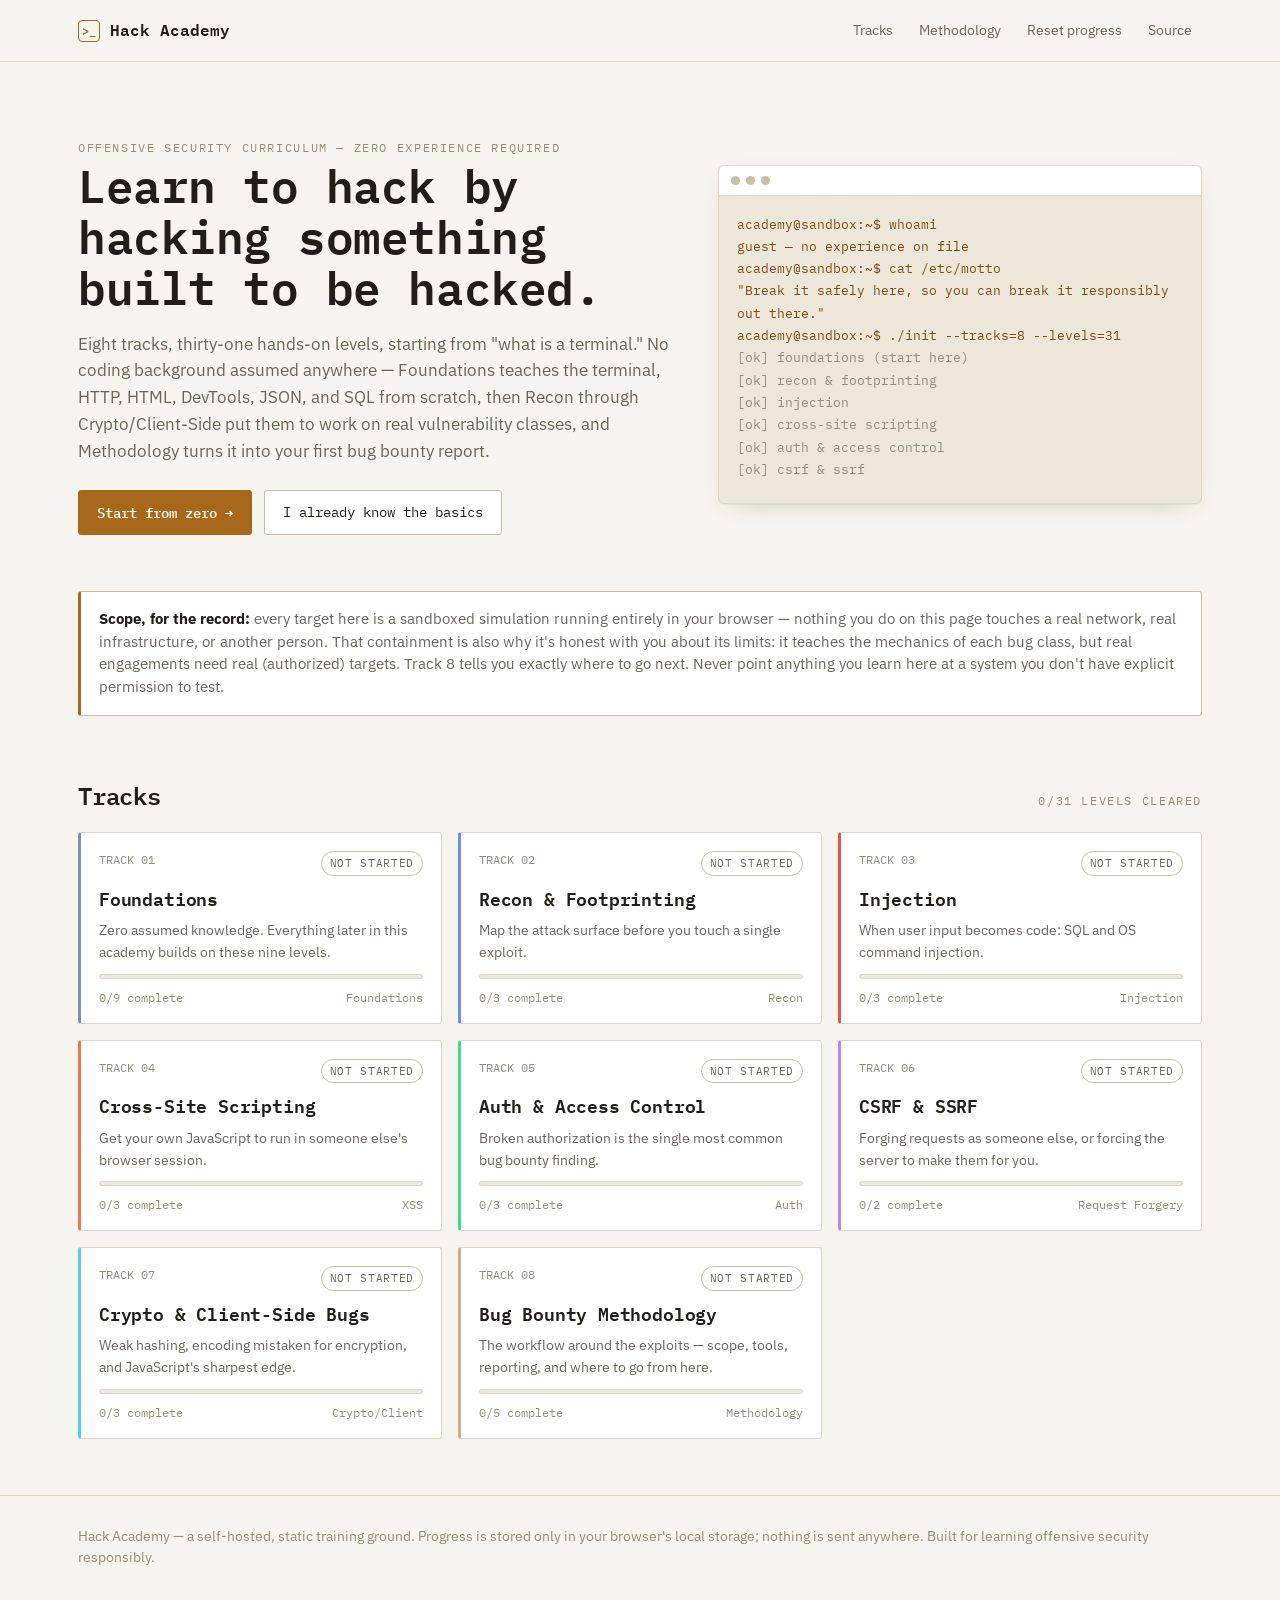
<file: index.html>
<!doctype html>
<html lang="en">
<head>
<meta charset="utf-8" />
<meta name="viewport" content="width=device-width, initial-scale=1" />
<title>Hack Academy — learn offensive security by breaking things on purpose</title>
<meta name="description" content="A hands-on curriculum for web hacking and bug bounty skills: recon, injection, XSS, broken auth, CSRF/SSRF, and crypto mistakes — in sandboxed levels you exploit yourself." />
<link rel="icon" href="data:image/svg+xml,<svg xmlns=%22http://www.w3.org/2000/svg%22 viewBox=%220 0 32 32%22><rect width=%2232%22 height=%2232%22 rx=%226%22 fill=%22%230b0e14%22/><text x=%2216%22 y=%2222%22 font-family=%22monospace%22 font-size=%2216%22 fill=%22%23e8a33d%22 text-anchor=%22middle%22>&gt;_</text></svg>" />
<link rel="preconnect" href="https://fonts.googleapis.com" />
<link rel="preconnect" href="https://fonts.gstatic.com" crossorigin />
<link href="https://fonts.googleapis.com/css2?family=IBM+Plex+Mono:wght@400;500;600;700&family=IBM+Plex+Sans:wght@400;500;600&display=swap" rel="stylesheet" />
<link rel="stylesheet" href="styles/main.css" />
</head>
<body>
<nav class="topnav">
  <div class="topnav-inner">
    <a href="index.html" class="brand"><span class="brand-mark">&gt;_</span> Hack Academy</a>
    <div class="nav-links">
      <a href="#tracks">Tracks</a>
      <a href="track.html?t=methodology">Methodology</a>
      <a id="reset-link" href="#">Reset progress</a>
      <a id="repo-link" href="https://github.com/Vangaurdd/hack-academy" target="_blank" rel="noopener">Source</a>
    </div>
  </div>
</nav>

<div class="container">
  <section class="hero">
    <div>
      <span class="eyebrow">Offensive security curriculum — zero experience required</span>
      <h1>Learn to hack by hacking something built to be hacked.</h1>
      <p class="lede">Eight tracks, thirty-one hands-on levels, starting from "what is a terminal."
        No coding background assumed anywhere — Foundations teaches the terminal, HTTP, HTML,
        DevTools, JSON, and SQL from scratch, then Recon through Crypto/Client-Side put them to
        work on real vulnerability classes, and Methodology turns it into your first bug bounty
        report.</p>
      <div class="hero-ctas">
        <a class="btn btn-primary" href="track.html?t=foundations">Start from zero &rarr;</a>
        <a class="btn" href="track.html?t=recon">I already know the basics</a>
      </div>
    </div>
    <div class="boot-screen">
      <div class="boot-titlebar"><span class="boot-dot"></span><span class="boot-dot"></span><span class="boot-dot"></span></div>
      <div class="boot-body" id="boot-body" aria-hidden="true"></div>
    </div>
  </section>

  <div class="notice">
    <strong>Scope, for the record:</strong> every target here is a sandboxed simulation running
    entirely in your browser — nothing you do on this page touches a real network, real
    infrastructure, or another person. That containment is also why it's honest with you about its
    limits: it teaches the mechanics of each bug class, but real engagements need real (authorized)
    targets. Track 8 tells you exactly where to go next. Never point anything you learn here at a
    system you don't have explicit permission to test.
  </div>

  <div class="section-head" id="tracks">
    <h2>Tracks</h2>
    <span class="eyebrow" id="overall-progress"></span>
  </div>
  <div class="track-grid" id="track-grid"></div>
</div>

<footer class="site-footer">
  <div class="container">
    Hack Academy — a self-hosted, static training ground. Progress is stored only in your browser's
    local storage; nothing is sent anywhere. Built for learning offensive security responsibly.
  </div>
</footer>

<script src="js/engine.js"></script>
<script src="js/data/foundations.js"></script>
<script src="js/data/recon.js"></script>
<script src="js/data/injection.js"></script>
<script src="js/data/xss.js"></script>
<script src="js/data/auth.js"></script>
<script src="js/data/csrf-ssrf.js"></script>
<script src="js/data/crypto-client.js"></script>
<script src="js/data/methodology.js"></script>
<script src="js/app.js"></script>
</body>
</html>
</file>
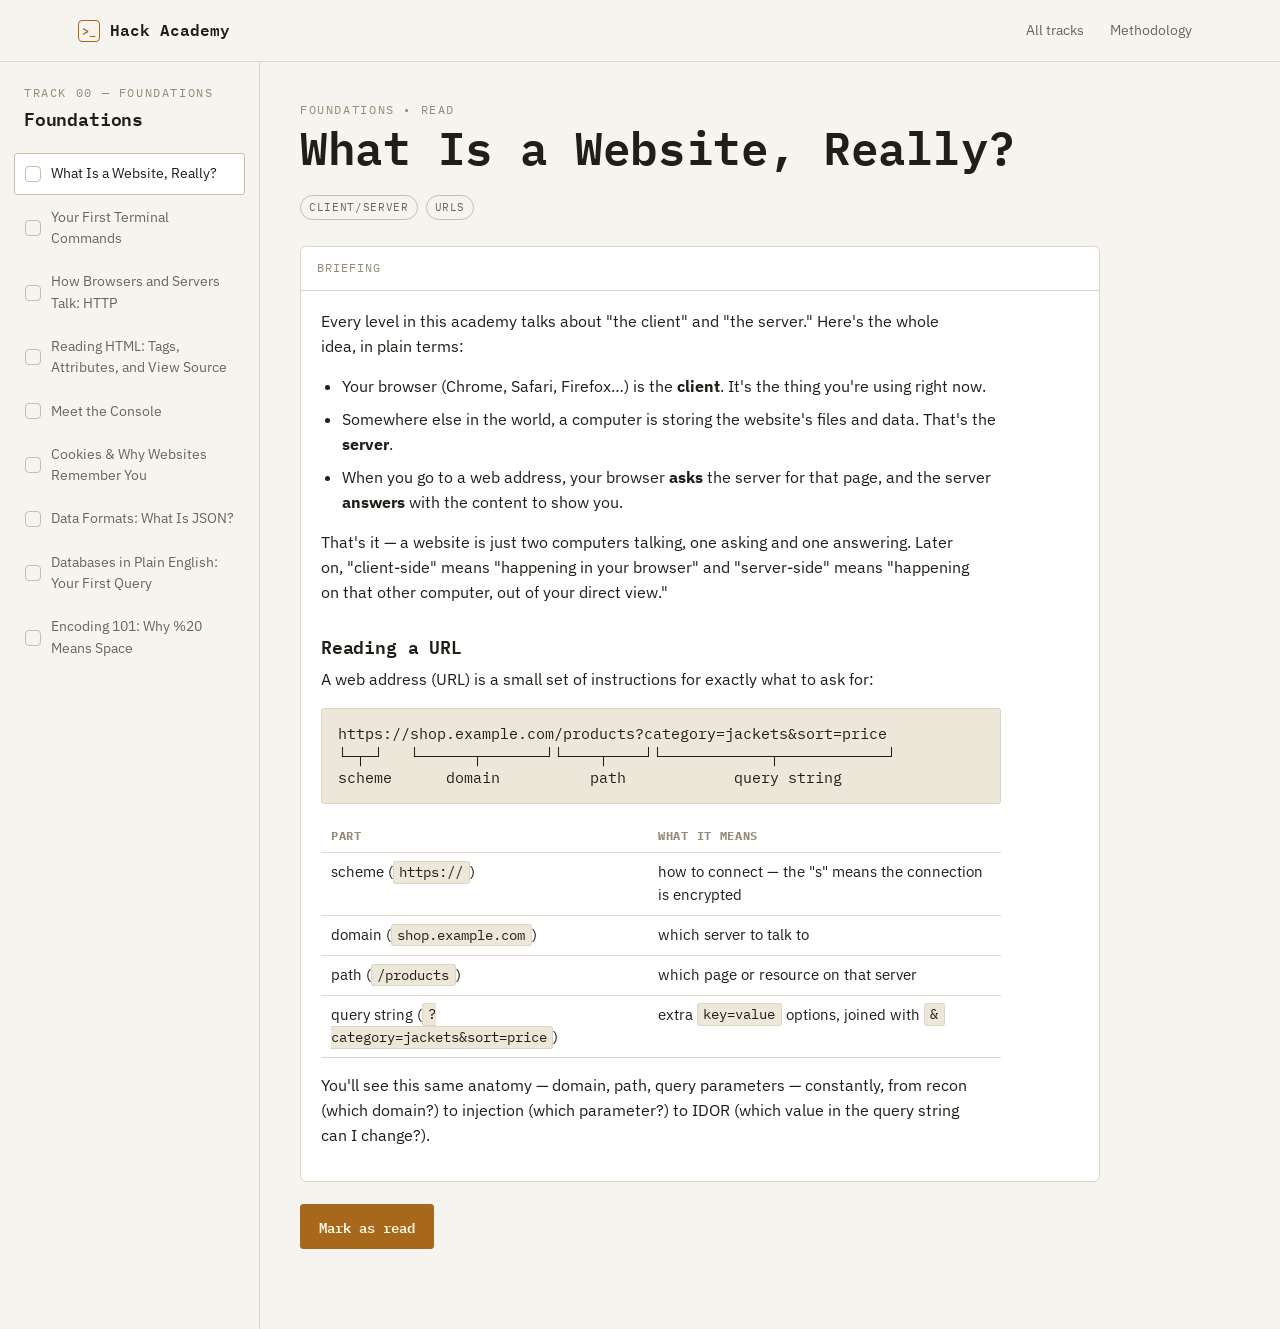
<file: track.html>
<!doctype html>
<html lang="en">
<head>
<meta charset="utf-8" />
<meta name="viewport" content="width=device-width, initial-scale=1" />
<title>Hack Academy</title>
<link rel="icon" href="data:image/svg+xml,<svg xmlns=%22http://www.w3.org/2000/svg%22 viewBox=%220 0 32 32%22><rect width=%2232%22 height=%2232%22 rx=%226%22 fill=%22%230b0e14%22/><text x=%2216%22 y=%2222%22 font-family=%22monospace%22 font-size=%2216%22 fill=%22%23e8a33d%22 text-anchor=%22middle%22>&gt;_</text></svg>" />
<link rel="preconnect" href="https://fonts.googleapis.com" />
<link rel="preconnect" href="https://fonts.gstatic.com" crossorigin />
<link href="https://fonts.googleapis.com/css2?family=IBM+Plex+Mono:wght@400;500;600;700&family=IBM+Plex+Sans:wght@400;500;600&display=swap" rel="stylesheet" />
<link rel="stylesheet" href="styles/main.css" />
</head>
<body>
<nav class="topnav">
  <div class="topnav-inner">
    <a href="index.html" class="brand"><span class="brand-mark">&gt;_</span> Hack Academy</a>
    <div class="nav-links">
      <a href="index.html#tracks">All tracks</a>
      <a href="track.html?t=methodology">Methodology</a>
    </div>
  </div>
</nav>

<div class="workspace">
  <aside class="level-rail">
    <div class="level-rail-head">
      <span class="eyebrow" id="track-eyebrow">Track</span>
      <h3 id="track-title">&nbsp;</h3>
    </div>
    <ul class="level-list" id="level-list"></ul>
  </aside>
  <main class="workspace-main" id="workspace-main"></main>
</div>

<script src="js/engine.js"></script>
<script src="js/data/foundations.js"></script>
<script src="js/data/recon.js"></script>
<script src="js/data/injection.js"></script>
<script src="js/data/xss.js"></script>
<script src="js/data/auth.js"></script>
<script src="js/data/csrf-ssrf.js"></script>
<script src="js/data/crypto-client.js"></script>
<script src="js/data/methodology.js"></script>
<script src="js/track-app.js"></script>
</body>
</html>
</file>
<file: styles/main.css>
/* ============================================================
   Hack Academy — design tokens
   Amber phosphor-terminal identity. IBM Plex Mono (display/code)
   + IBM Plex Sans (prose). Dark is native; light is a warm "case
   file" paper, not an inverted dark theme.
   ============================================================ */

:root {
  --bg: #0b0e14;
  --bg-raised: #121722;
  --bg-inset: #05070b;
  --border: #232a38;
  --border-strong: #323b4d;
  --text: #dfe4ee;
  --text-dim: #8891a3;
  --text-faint: #57607a;

  --accent: #e8a33d;
  --accent-strong: #ffbf5c;
  --accent-ink: #1a1204;

  --success: #3ddc97;
  --success-ink: #04140e;
  --danger: #ef5350;
  --danger-ink: #1a0605;
  --info: #6d8dfc;

  --font-display: "IBM Plex Mono", "SFMono-Regular", Menlo, monospace;
  --font-body: "IBM Plex Sans", -apple-system, "Segoe UI", sans-serif;
  --font-mono: "IBM Plex Mono", "SFMono-Regular", Menlo, monospace;

  --shadow-raised: 0 1px 0 rgba(0, 0, 0, 0.4), 0 8px 24px -12px rgba(0, 0, 0, 0.6);
  --radius: 3px;
  color-scheme: dark;
}

@media (prefers-color-scheme: light) {
  :root {
    --bg: #f6f4ee;
    --bg-raised: #ffffff;
    --bg-inset: #ece7d9;
    --border: #ddd6c4;
    --border-strong: #c8bfa6;
    --text: #211d17;
    --text-dim: #6b6558;
    --text-faint: #948c78;

    --accent: #a8681c;
    --accent-strong: #7d4c10;
    --accent-ink: #fff6e6;

    --success: #187a54;
    --success-ink: #eafff5;
    --danger: #b3261e;
    --danger-ink: #fff0ef;
    --info: #3955c9;

    --shadow-raised: 0 1px 0 rgba(0, 0, 0, 0.03), 0 8px 24px -14px rgba(80, 60, 20, 0.35);
    color-scheme: light;
  }
}

:root[data-theme="dark"] {
  --bg: #0b0e14;
  --bg-raised: #121722;
  --bg-inset: #05070b;
  --border: #232a38;
  --border-strong: #323b4d;
  --text: #dfe4ee;
  --text-dim: #8891a3;
  --text-faint: #57607a;
  --accent: #e8a33d;
  --accent-strong: #ffbf5c;
  --accent-ink: #1a1204;
  --success: #3ddc97;
  --success-ink: #04140e;
  --danger: #ef5350;
  --danger-ink: #1a0605;
  --info: #6d8dfc;
  --shadow-raised: 0 1px 0 rgba(0, 0, 0, 0.4), 0 8px 24px -12px rgba(0, 0, 0, 0.6);
  color-scheme: dark;
}

:root[data-theme="light"] {
  --bg: #f6f4ee;
  --bg-raised: #ffffff;
  --bg-inset: #ece7d9;
  --border: #ddd6c4;
  --border-strong: #c8bfa6;
  --text: #211d17;
  --text-dim: #6b6558;
  --text-faint: #948c78;
  --accent: #a8681c;
  --accent-strong: #7d4c10;
  --accent-ink: #fff6e6;
  --success: #187a54;
  --success-ink: #eafff5;
  --danger: #b3261e;
  --danger-ink: #fff0ef;
  --info: #3955c9;
  --shadow-raised: 0 1px 0 rgba(0, 0, 0, 0.03), 0 8px 24px -14px rgba(80, 60, 20, 0.35);
  color-scheme: light;
}

* { box-sizing: border-box; }
html { text-size-adjust: 100%; }

body {
  margin: 0;
  background: var(--bg);
  color: var(--text);
  font-family: var(--font-body);
  font-size: 16px;
  line-height: 1.55;
  -webkit-font-smoothing: antialiased;
}

h1, h2, h3, h4 {
  font-family: var(--font-display);
  font-weight: 600;
  letter-spacing: -0.01em;
  text-wrap: balance;
  margin: 0 0 0.5em;
  color: var(--text);
}

h1 { font-size: clamp(1.9rem, 1.4rem + 2vw, 2.9rem); line-height: 1.1; }
h2 { font-size: 1.5rem; line-height: 1.25; }
h3 { font-size: 1.125rem; line-height: 1.35; }

p { margin: 0 0 1em; max-width: 65ch; }
p.wide { max-width: none; }

a { color: var(--accent-strong); text-decoration-thickness: 1px; text-underline-offset: 2px; }
a:hover { color: var(--accent); }

code, pre, kbd {
  font-family: var(--font-mono);
  font-size: 0.92em;
}

pre {
  background: var(--bg-inset);
  border: 1px solid var(--border);
  border-radius: var(--radius);
  padding: 14px 16px;
  overflow-x: auto;
  line-height: 1.5;
}

code:not(pre code) {
  background: var(--bg-inset);
  border: 1px solid var(--border);
  padding: 0.1em 0.4em;
  border-radius: 3px;
}

.eyebrow {
  font-family: var(--font-mono);
  font-size: 0.72rem;
  letter-spacing: 0.14em;
  text-transform: uppercase;
  color: var(--text-faint);
}

.container {
  max-width: 1180px;
  margin: 0 auto;
  padding: 0 28px;
}

:focus-visible {
  outline: 2px solid var(--accent);
  outline-offset: 2px;
}

button, .btn {
  font-family: var(--font-mono);
  font-size: 0.9rem;
  cursor: pointer;
}

.btn {
  display: inline-flex;
  align-items: center;
  gap: 8px;
  padding: 10px 18px;
  border-radius: var(--radius);
  border: 1px solid var(--border-strong);
  background: var(--bg-raised);
  color: var(--text);
  text-decoration: none;
  transition: border-color 120ms ease, transform 80ms ease, background 120ms ease;
}
.btn:hover { border-color: var(--accent); color: var(--text); }
.btn:active { transform: translateY(1px); }

.btn-primary {
  background: var(--accent);
  border-color: var(--accent);
  color: var(--accent-ink);
  font-weight: 600;
}
.btn-primary:hover { background: var(--accent-strong); border-color: var(--accent-strong); }

.btn-ghost {
  background: transparent;
  border-color: transparent;
  color: var(--text-dim);
}
.btn-ghost:hover { color: var(--accent-strong); border-color: transparent; background: var(--bg-raised); }

input[type="text"], input[type="password"], textarea {
  font-family: var(--font-mono);
  background: var(--bg-inset);
  border: 1px solid var(--border-strong);
  color: var(--text);
  border-radius: var(--radius);
  padding: 10px 12px;
  font-size: 0.92rem;
  width: 100%;
}
input:focus, textarea:focus { border-color: var(--accent); }

/* ---------- top nav ---------- */
.topnav {
  border-bottom: 1px solid var(--border);
  background: color-mix(in srgb, var(--bg) 92%, transparent);
  backdrop-filter: blur(6px);
  position: sticky;
  top: 0;
  z-index: 40;
}
.topnav-inner {
  display: flex;
  align-items: center;
  justify-content: space-between;
  padding: 14px 28px;
  max-width: 1180px;
  margin: 0 auto;
}
.brand {
  display: flex;
  align-items: center;
  gap: 10px;
  font-family: var(--font-display);
  font-weight: 600;
  color: var(--text);
  text-decoration: none;
  font-size: 1rem;
}
.brand-mark {
  width: 22px; height: 22px;
  border: 1px solid var(--accent);
  border-radius: 4px;
  display: grid;
  place-items: center;
  color: var(--accent);
  font-size: 12px;
}
.nav-links { display: flex; align-items: center; gap: 6px; font-size: 0.85rem; }
.nav-links a { color: var(--text-dim); text-decoration: none; padding: 6px 10px; border-radius: var(--radius); }
.nav-links a:hover { color: var(--text); background: var(--bg-raised); }

/* ---------- hero / terminal boot ---------- */
.hero {
  padding: 72px 0 56px;
  display: grid;
  grid-template-columns: 1.1fr 0.9fr;
  gap: 48px;
  align-items: center;
}
@media (max-width: 900px) { .hero { grid-template-columns: 1fr; padding: 44px 0 32px; } }

.hero h1 { margin-bottom: 0.4em; }
.hero .lede { color: var(--text-dim); font-size: 1.08rem; }
.hero-ctas { display: flex; gap: 12px; margin-top: 26px; flex-wrap: wrap; }

.boot-screen {
  background: var(--bg-inset);
  border: 1px solid var(--border);
  border-radius: 6px;
  box-shadow: var(--shadow-raised);
  overflow: hidden;
}
.boot-titlebar {
  display: flex;
  gap: 6px;
  padding: 10px 12px;
  border-bottom: 1px solid var(--border);
  background: var(--bg-raised);
}
.boot-dot { width: 9px; height: 9px; border-radius: 50%; background: var(--border-strong); }
.boot-body {
  font-family: var(--font-mono);
  font-size: 0.82rem;
  line-height: 1.7;
  padding: 18px 18px 22px;
  min-height: 220px;
  color: var(--accent-strong);
  white-space: pre-wrap;
}
.boot-body .dim { color: var(--text-faint); }
.boot-cursor { display: inline-block; width: 0.55em; height: 1em; background: var(--accent-strong); vertical-align: text-bottom; animation: blink 1s steps(1) infinite; }
@keyframes blink { 50% { opacity: 0; } }
@media (prefers-reduced-motion: reduce) { .boot-cursor { animation: none; } }

/* ---------- ethics notice ---------- */
.notice {
  border: 1px solid var(--border-strong);
  border-left: 3px solid var(--accent);
  background: var(--bg-raised);
  border-radius: var(--radius);
  padding: 16px 18px;
  font-size: 0.92rem;
  color: var(--text-dim);
}
.notice strong { color: var(--text); }

/* ---------- section heading ---------- */
.section-head {
  display: flex;
  align-items: baseline;
  justify-content: space-between;
  gap: 16px;
  margin: 64px 0 22px;
}
.section-head h2 { margin: 0; }

/* ---------- track cards ---------- */
.track-grid {
  display: grid;
  grid-template-columns: repeat(auto-fill, minmax(280px, 1fr));
  gap: 16px;
  margin-bottom: 56px;
}
.track-card {
  position: relative;
  display: flex;
  flex-direction: column;
  gap: 10px;
  background: var(--bg-raised);
  border: 1px solid var(--border);
  border-left: 3px solid var(--cat, var(--accent));
  border-radius: var(--radius);
  padding: 18px 18px 16px;
  text-decoration: none;
  color: var(--text);
  transition: border-color 120ms ease, transform 120ms ease;
}
.track-card:hover { border-color: var(--border-strong); border-left-color: var(--cat, var(--accent)); transform: translateY(-2px); }
.track-card-top { display: flex; justify-content: space-between; align-items: flex-start; gap: 10px; }
.track-card h3 { margin: 0; }
.track-card .desc { color: var(--text-dim); font-size: 0.88rem; margin: 0; }
.track-index { font-family: var(--font-mono); font-size: 0.72rem; color: var(--text-faint); }

.chip {
  font-family: var(--font-mono);
  font-size: 0.68rem;
  letter-spacing: 0.06em;
  text-transform: uppercase;
  padding: 3px 8px;
  border-radius: 20px;
  border: 1px solid var(--border-strong);
  color: var(--text-dim);
  white-space: nowrap;
}
.chip-cleared { color: var(--success); border-color: color-mix(in srgb, var(--success) 45%, var(--border-strong)); }
.chip-progress { color: var(--accent-strong); border-color: color-mix(in srgb, var(--accent) 45%, var(--border-strong)); }

.progress-bar { height: 5px; border-radius: 3px; background: var(--bg-inset); overflow: hidden; border: 1px solid var(--border); }
.progress-fill { height: 100%; background: var(--accent); }
.progress-meta { display: flex; justify-content: space-between; font-family: var(--font-mono); font-size: 0.72rem; color: var(--text-faint); }

/* ---------- workspace (track.html) ---------- */
.workspace {
  display: grid;
  grid-template-columns: 260px 1fr;
  gap: 0;
  min-height: calc(100vh - 61px);
}
@media (max-width: 860px) { .workspace { grid-template-columns: 1fr; } }

.level-rail {
  border-right: 1px solid var(--border);
  padding: 22px 14px;
}
.level-rail-head { padding: 0 10px 14px; }
.level-rail-head .eyebrow { display: block; margin-bottom: 4px; }
.level-list { list-style: none; margin: 0; padding: 0; display: flex; flex-direction: column; gap: 2px; }
.level-item {
  display: flex;
  align-items: center;
  gap: 10px;
  padding: 9px 10px;
  border-radius: var(--radius);
  color: var(--text-dim);
  text-decoration: none;
  font-size: 0.86rem;
  border: 1px solid transparent;
}
.level-item:hover { background: var(--bg-raised); color: var(--text); }
.level-item.active { background: var(--bg-raised); border-color: var(--border-strong); color: var(--text); }
.level-item .mark {
  width: 16px; height: 16px; border-radius: 4px; flex: none;
  display: grid; place-items: center;
  border: 1px solid var(--border-strong);
  font-size: 10px;
  font-family: var(--font-mono);
  color: var(--text-faint);
}
.level-item.done .mark { background: var(--success); border-color: var(--success); color: var(--success-ink); }
.level-item.locked { opacity: 0.45; pointer-events: none; }

.workspace-main { padding: 34px 40px 80px; max-width: 880px; }
@media (max-width: 860px) { .workspace-main { padding: 24px 20px 60px; } }

.level-header { margin-bottom: 26px; }
.level-header .eyebrow { margin-bottom: 8px; }
.level-tags { display: flex; gap: 8px; margin-top: 10px; }

.panel {
  background: var(--bg-raised);
  border: 1px solid var(--border);
  border-radius: 6px;
  margin-bottom: 22px;
  overflow: hidden;
}
.panel-head {
  display: flex;
  align-items: center;
  justify-content: space-between;
  padding: 12px 16px;
  border-bottom: 1px solid var(--border);
  font-family: var(--font-mono);
  font-size: 0.76rem;
  letter-spacing: 0.08em;
  text-transform: uppercase;
  color: var(--text-faint);
}
.panel-body { padding: 18px 20px; }
.panel-body.flush { padding: 0; }

/* ---------- terminal widget ---------- */
.term {
  background: var(--bg-inset);
  font-family: var(--font-mono);
  font-size: 0.86rem;
  color: var(--text);
}
.term-output { padding: 14px 16px; height: 320px; overflow-y: auto; white-space: pre-wrap; line-height: 1.6; }
.term-output .ln-cmd { color: var(--accent-strong); }
.term-output .ln-err { color: var(--danger); }
.term-output .ln-ok { color: var(--success); }
.term-output .ln-dim { color: var(--text-faint); }
.term-input-row { display: flex; align-items: center; gap: 8px; border-top: 1px solid var(--border); padding: 10px 16px; }
.term-prompt { color: var(--accent); }
.term-input-row input {
  background: transparent; border: none; padding: 4px 0; color: var(--text);
}
.term-input-row input:focus { outline: none; }

/* ---------- answer-type scratchpad ---------- */
.answer-tools { display: flex; flex-direction: column; gap: 10px; }
.answer-tools textarea { min-height: 70px; }

/* ---------- iframe sandbox ---------- */
.sandbox-frame-wrap { background: var(--bg-inset); }
.sandbox-frame-wrap iframe { width: 100%; height: 380px; border: none; display: block; background: #fff; }
.sandbox-toolbar { display: flex; gap: 8px; padding: 8px 10px; border-top: 1px solid var(--border); }

/* ---------- flag submit ---------- */
.flag-row { display: flex; gap: 10px; }
.flag-row input { flex: 1; }
.flag-feedback { margin-top: 10px; font-size: 0.88rem; font-family: var(--font-mono); }
.flag-feedback.ok { color: var(--success); }
.flag-feedback.bad { color: var(--danger); }

/* ---------- hints ---------- */
.hint { border-top: 1px solid var(--border); }
.hint:first-child { border-top: none; }
.hint-toggle {
  width: 100%; text-align: left; background: none; border: none; color: var(--text-dim);
  padding: 12px 16px; display: flex; justify-content: space-between; font-family: var(--font-mono); font-size: 0.82rem;
}
.hint-toggle:hover { color: var(--accent-strong); }
.hint-body { padding: 0 16px 14px; color: var(--text-dim); font-size: 0.9rem; display: none; }
.hint-body.open { display: block; }

/* ---------- debrief (post-solve) ---------- */
.debrief {
  border-color: color-mix(in srgb, var(--success) 35%, var(--border));
}
.debrief .panel-head { color: var(--success); }

/* ---------- reading / methodology ---------- */
.reading { max-width: 68ch; }
.reading h3 { margin-top: 1.6em; }
.reading ul, .reading ol { padding-left: 1.3em; }
.reading li { margin-bottom: 0.5em; }
.checklist { list-style: none; padding: 0; display: flex; flex-direction: column; gap: 8px; }
.checklist li { display: flex; gap: 10px; align-items: flex-start; color: var(--text-dim); }
.checklist li::before { content: "▸"; color: var(--accent); flex: none; }

table.field-table { border-collapse: collapse; width: 100%; margin: 1em 0; font-size: 0.92rem; }
table.field-table th, table.field-table td { text-align: left; padding: 8px 10px; border-bottom: 1px solid var(--border); vertical-align: top; }
table.field-table th { color: var(--text-faint); font-family: var(--font-mono); font-size: 0.72rem; text-transform: uppercase; letter-spacing: 0.06em; }

.mark-complete-row { display: flex; align-items: center; gap: 14px; margin-top: 20px; }

footer.site-footer {
  border-top: 1px solid var(--border);
  padding: 30px 0 60px;
  color: var(--text-faint);
  font-size: 0.85rem;
}
</file>
